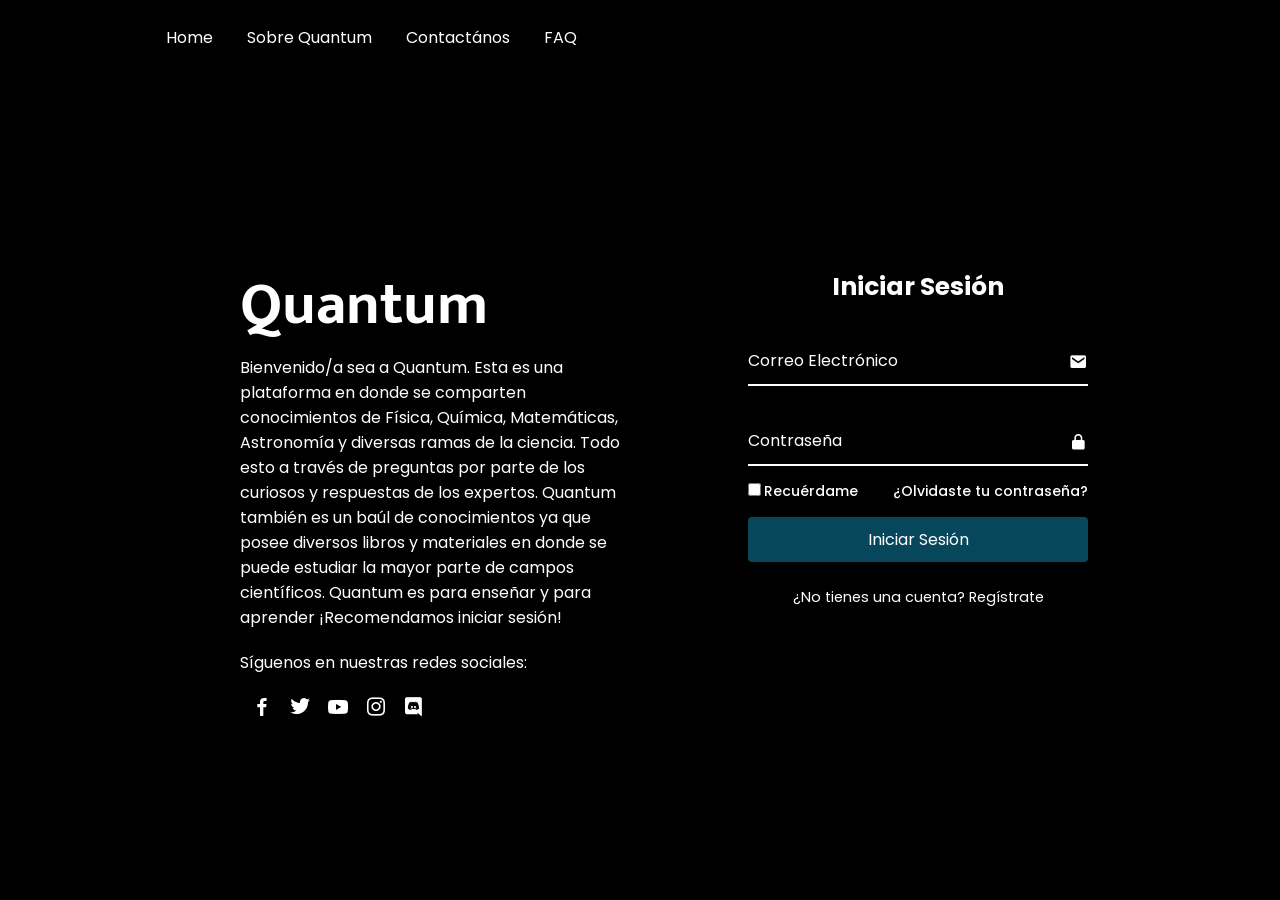
<file: index.html>
<!DOCTYPE html>
<html lang="es">
<head>
    <title>Quantum - PSU</title>
    <link rel="stylesheet" href="styles/psu.css">
    <link href='https://unpkg.com/boxicons@2.1.4/css/boxicons.min.css' rel='stylesheet'>
    <link rel="stylesheet" href="https://fonts.googleapis.com/css?family=Source+Sans+Pro%3A400"/>
    <link rel="stylesheet" href="https://fonts.googleapis.com/css?family=Mukta+Vaani%3A400"/>
    <link rel="stylesheet" href="https://fonts.googleapis.com/css?family=Palanquin%3A400"/>
    <meta name="viewport" content="width=device-width, initial-scale=1.0">
</head>
<body>
    <!-- NAVBAR CREATION -->
   <header class="header">
    <nav class="navbar">
        <a href="#">Home</a>
        <a href="about-us.html">Sobre Quantum</a>
        <a href="contacto.html">Contact&aacute;nos</a>
        <a href="faq.html">FAQ</a>
    </nav>
   </header>
    <!-- LOGIN FORM CREATION -->
    <div id="hero" class="background">
        <video muted autoplay loop>
            <source src="src/background.mp4"
            type="video/mp4">
        </video>
    </div>
    <div class="capa"></div>
    <div class="container">
        <div class="item">
            <h2 class="logo"></i>Quantum</h2>
            <p>Bienvenido/a sea a Quantum. 
                Esta es una plataforma en donde se comparten conocimientos de 
                F&iacute;sica, Qu&iacute;mica, Matem&aacute;ticas, Astronom&iacute;a 
                y diversas ramas de la ciencia. Todo esto a trav&eacute;s de preguntas por parte de
                los curiosos y respuestas de los expertos. Quantum tambi&eacute;n es un ba&uacute;l de conocimientos
                ya que posee diversos libros y materiales en donde se puede estudiar la mayor parte de
                campos cient&iacute;ficos. Quantum es para ense&ntilde;ar y para aprender
                &iexcl;Recomendamos iniciar sesi&oacute;n!</p>
            <div class="text-item">
                <p>S&iacute;guenos en nuestras redes sociales:</p>
                <div class="social-icon">
                    <a href="#"><i class='bx bxl-facebook'></i></a>
                    <a href="#"><i class='bx bxl-twitter'></i></a>
                    <a href="#"><i class='bx bxl-youtube'></i></a>
                    <a href="#"><i class='bx bxl-instagram'></i></a>
                    <a href="#"><i class='bx bxl-discord'></i></a>
                </div>
            </div>
        </div>
        <div class="login-section">
            <div class="form-box login">
                <form action="login-session.php" method="post">
                    <h2>Iniciar Sesi&oacute;n</h2>
                    <div class="input-box">
                        <span class="icon"><i class='bx bxs-envelope'></i></span>
                        <input type="email" name="email" id="email" required>
                        <label >Correo Electr&oacute;nico</label>
                    </div>
                    <div class="input-box">
                        <span class="icon"><i class='bx bxs-lock-alt' ></i></span>
                        <input type="password" name="password" id="password" required>
                        <label>Contrase&ntilde;a</label>
                    </div>
                    <div class="remember-password">
                        <label for=""><input type="checkbox">Recu&eacute;rdame</label>
                        <a href="#"> &iquest;Olvidaste tu contrase&ntilde;a?</a>
                    </div>
                    <button class="btn">Iniciar Sesi&oacute;n</button>
                    <div class="create-account">
                        <p>&iquest;No tienes una cuenta? <a href="#" class="register-link">Reg&iacute;strate</a></p>
                    </div>
                </form>
            </div>
            <div class="form-box register">
                <form action="register.php" method="post">

                    <h2>Registro</h2>

                    <div class="input-box">
                        <span class="icon"><i class='bx bxs-user'></i></span>
                        <input type="text" id="username" name="username" required>
                        <label>Username</label>
                    </div>
                    <div class="input-box">
                        <span class="icon"><i class='bx bxs-envelope'></i></span>
                        <input type="email" id="email" name="email" required>
                        <label>Correo Electr&oacute;nico</label>
                    </div>
                    <div class="input-box">
                        <span class="icon"><i class='bx bxs-lock-alt'></i></span>
                        <input type="password" name="password" required>
                        <label>Contrase&ntilde;a</label>
                    </div>
                                   
                    <div class="remember-password">
                        <label for=""><input type="checkbox">Estoy de acuerdo con los t&eacute;rminos y condiciones</label>
                    </div>
                    <button class="btn" id="register-button">Registrarse</button>
                    <div class="create-account">
                        <p> &iquest;Ya tienes una cuenta? <a href="#" class="login-link">Inicia Sesi&oacute;n</a></p>
                    </div>
                </form>
            </div>
        </div>
    </div>
     <!-- SIGN UP FORM CREATION -->

    <script>
        const loginsec=document.querySelector('.login-section')
        const loginlink=document.querySelector('.login-link')
        const registerlink=document.querySelector('.register-link')
        registerlink.addEventListener('click',()=>{
            loginsec.classList.add('active')
        })
        loginlink.addEventListener('click',()=>{
            loginsec.classList.remove('active')
        })


        document.getElementById("register-button").addEventListener("click", function() {
        // Obtener el valor del nombre de usuario
        var username = document.getElementById("username").value;

        // Guardar el nombre de usuario en localStorage para su uso posterior
        localStorage.setItem("username", username);
        });

    </script>
</body>

</html>
</file>
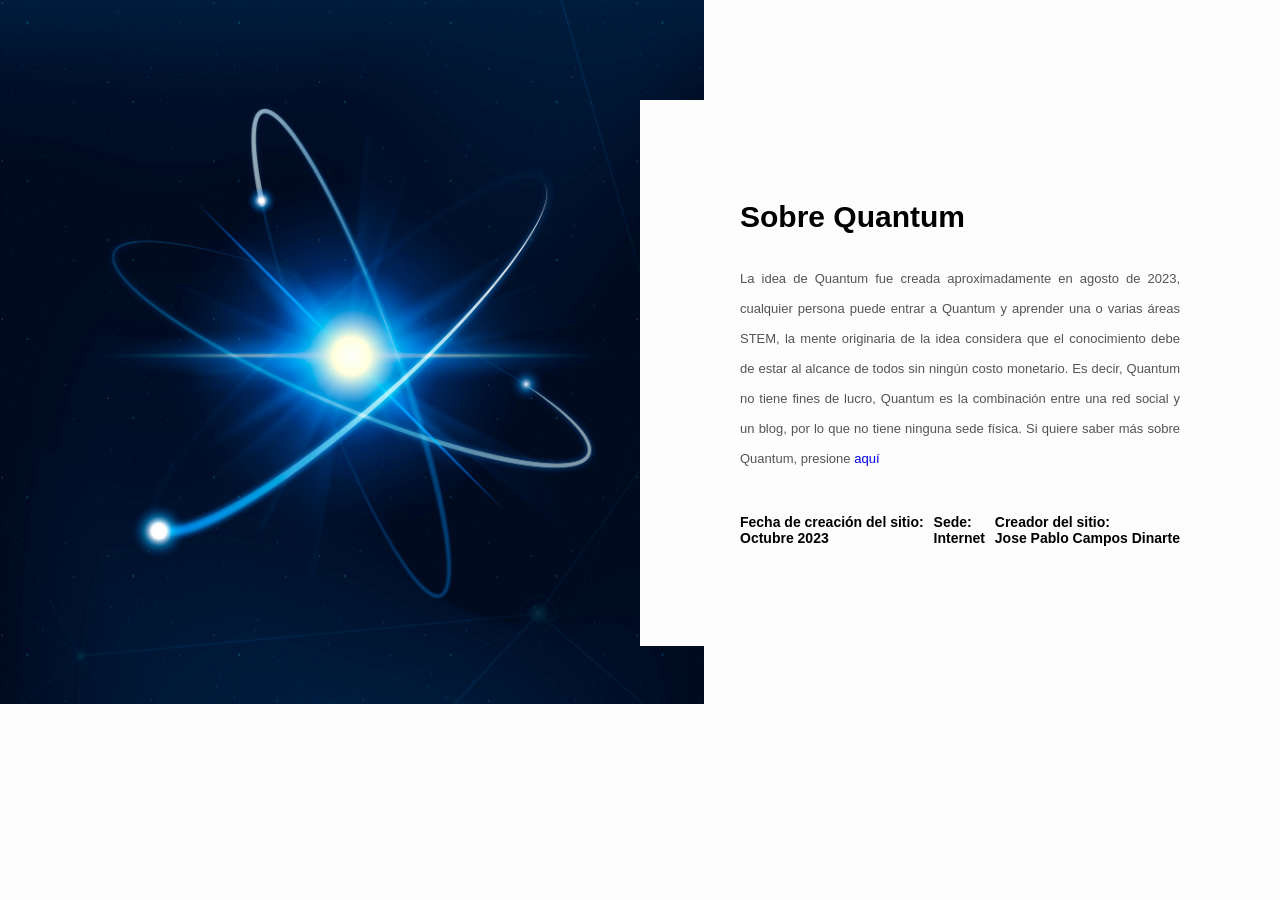
<file: about-us.html>
<html lang="en">
<head>
    <meta charset="UTF-8">
    <meta http-equiv="X-UA-Compatible" content="IE=edge">
    <meta name="viewport" content="width=device-width, initial-scale=1.0">
    <title>Sobre Nosotros</title>
    <link rel="stylesheet" href="styles/about-us.css">
</head>
<body>
    <div class="about-section">
        <div class="inner-container">
            <h1>Sobre Quantum</h1>
            <p class="text">
                La idea de Quantum fue creada aproximadamente en agosto de 2023, 
                cualquier persona puede entrar a Quantum y aprender una o varias &aacute;reas
                STEM, la mente originaria de la idea considera que el conocimiento debe de estar
                al alcance de todos sin ningún costo monetario. Es decir, Quantum no tiene fines de lucro,
                Quantum es la combinaci&oacute;n entre una red social y un blog, por lo que no tiene ninguna
                sede física. Si quiere saber m&aacute;s sobre Quantum,
                presione <a href="faq.html" class="faq-link">aqu&iacute;</a>
            </p>
            <div class="skills">
                <span>Fecha de creaci&oacute;n del sitio:<br>Octubre 2023</span>
                <span>Sede:<br>Internet</span>
                <span>Creador del sitio:<br>Jose Pablo Campos Dinarte</span>
                
            </div>
        </div>
    </div>
</body>
</html>
</file>
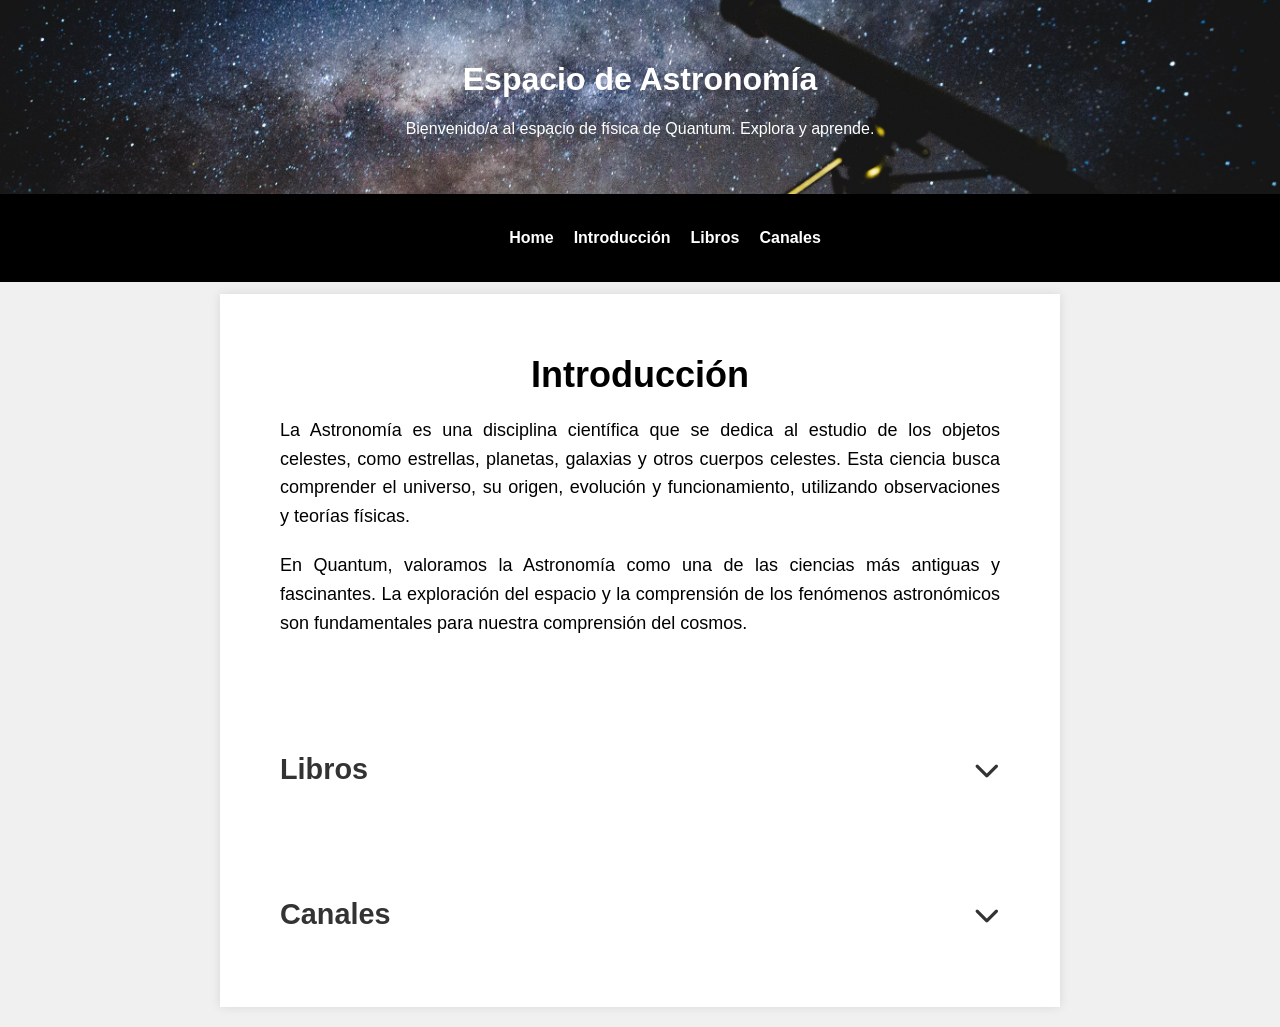
<file: astronomy.html>
<!DOCTYPE html>
<html lang="es">
<head>
    <meta charset="UTF-8">
    <meta name="viewport" content="width=device-width, initial-scale=1.0">
    <title>Quantum - Astronom&iacute;a</title>
    <link rel="stylesheet" href="https://cdnjs.cloudflare.com/ajax/libs/font-awesome/6.2.1/css/all.min.css"
    integrity="sha512-MV7K8+y+gLIBoVD59lQIYicR65iaqukzvf/nwasF0nqhPay5w/9lJmVM2hMDcnK1OnMGCdVK+iQrJ7lzPJQd1w=="
    crossorigin="anonymous"referrerpolicy="no-referrer"/>
    <link rel="stylesheet" href="styles/space.css">
    <style>
        header {
            background: url(src/astronomy-space.jpg);
            background-size: cover; /* Ajusta la imagen para que cubra todo el encabezado */
            background-position: center; /* Centra la imagen en el encabezado */
            color: #fff;
            text-align: center;
            padding: 40px;
        }
    </style>
</head>
<body>
    <header>
        <h1>Espacio de Astronom&iacute;a</h1>
        <p>Bienvenido/a al espacio de f&iacute;sica de Quantum. Explora y aprende.</p>
    </header>

    <nav>
        <ul class="menu">
            <li><a href="home.php">Home</a></li>
            <li><a href="#introduccion">Introducci&oacute;n</a></li>
            <li><a href="#libros">Libros</a></li>
            <li><a href="#canales">Canales</a></li>
        </ul>
    </nav>

    <div class="container">
        <section id="introduccion">
            <h2>Introducci&oacute;n</h2>
            <p>La Astronom&iacute;a es una disciplina cient&iacute;fica que se dedica al estudio de los objetos celestes,
                como estrellas, planetas, galaxias y otros cuerpos celestes. Esta ciencia busca comprender el universo, 
                su origen, evoluci&oacute;n y funcionamiento, utilizando observaciones y teor&iacute;as f&iacute;sicas.</p>
        
            <p>En Quantum, valoramos la Astronom&iacute;a como una de las ciencias m&aacute;s antiguas y fascinantes. 
                La exploraci&oacute;n del espacio y la comprensi&oacute;n de los fen&oacute;menos astron&oacute;micos 
                son fundamentales para nuestra comprensi&oacute;n del cosmos.</p>
        </section>
        
        
        <section id="libros">
            
            <div class="active">
                <button class="accordion">
                    <h2>Libros</h2>
                    <i class="fa-solid fa-chevron-down"></i>
                </button>
                <div class="pannel">

                    <div class="book">
                        <img src="books/astronomy/4Fuerzas/portada.png" alt="Portada del Libro 1">
                        <div class="book-info">
                            <h3>Las 4 Fuerzas que rigen el Universo</h3>
                            <p>Categoría: Astronom&iacute;a</p>
                            <p>Creador: Jordi Pereyra</p>
                            <a href="books/chemistry/CuestionDeQuimica/Todo es cuestion de quimica - Deborah Garcia Bello.pdf" download class="download-button">Descargar</a>
                        </div>
                    </div>
                    <br>
                    <div class="book">
                        <img src="books/astronomy/TeoriaFinal/portada.png" alt="Portada del Libro 1">
                        <div class="book-info">
                            <h3>El Sue&ntilde;o de una Teor&iacute; Final</h3>
                            <p>Categor&iacute;a: Astronom&iacute;a</p>
                            <p>Creador: Steven Weinberg</p>
                            <a href="books/astronomy/TeoriaFinal/El Sueño de Una Teoría Final.pdf" download class="download-button">Descargar</a>
                        </div>
                    </div>
                    <br>
                    <div class="book">
                        <img src="books/astronomy/Origen/portada.png" alt="Portada del Libro 1">
                        <div class="book-info">
                            <h3>El Origen del Universo</h3>
                            <p>Categor&iacute;a: Astronom&iacute;a</p>
                            <p>Creador: <br>Francisco Mart&iacute;nez Navarro 
                            <br> Juan Carlos Tur&eacute;gano Garc&iacute;a</p>
                            <a href="books/astronomy/Origen/El origen del universo.pdf" download class="download-button">Descargar</a>
                        </div>
                    </div>
    
                </div>
            </div>
        </section>

        <section id="canales">
            <div class="active">
                <button class="accordion">
                    <h2>Canales</h2>
                    <i class="fa-solid fa-chevron-down"></i>
                </button>

                <div class="pannel">
                    <div class="pannel-container">
                        <h3>Astronomiaweb</h3>
                        <p>Astronomiaweb es un canal creado por Juanjo, con este canal te enterar&acute;s 
                        de noticias sobre la astronom&iacute;a en general.</p>
                        <iframe width="560" height="315" src="https://www.youtube.com/embed/CKHWvanTXYw?si=59RaTVWyEClzYBmy" 
                        title="YouTube video player" frameborder="0" 
                        allow="accelerometer; autoplay; clipboard-write; encrypted-media; gyroscope; picture-in-picture; web-share" allowfullscreen></iframe>
                    </div>
                </div>
            </div>
        </section>
    </div>

    <script>
        const nav = document.querySelector('nav');
        const header = document.querySelector('header');
        const headerHeight = header.offsetHeight;
    
        window.addEventListener('scroll', function () {
            if (window.scrollY >= headerHeight) {
                nav.style.position = 'fixed';
                nav.style.top = '0';
            } else {
                nav.style.position = 'absolute';
                nav.style.top = `${headerHeight}px`;
            }
        });


        var acc = document.getElementsByClassName
        ("accordion");
        var i;

        for(i = 0; i < acc.length; i++){
            acc[i].addEventListener("click", function
            (){
                this.classList.toggle("active");
                this.parentElement.classList.toggle("active");

                var pannel = this.nextElementSibling;

                if(pannel.style.display === "block"){
                    pannel.style.display = "none";
                }else{
                    pannel.style.display = "block";
                }
            });
        }
    </script>
    
</body>
</html>
</file>
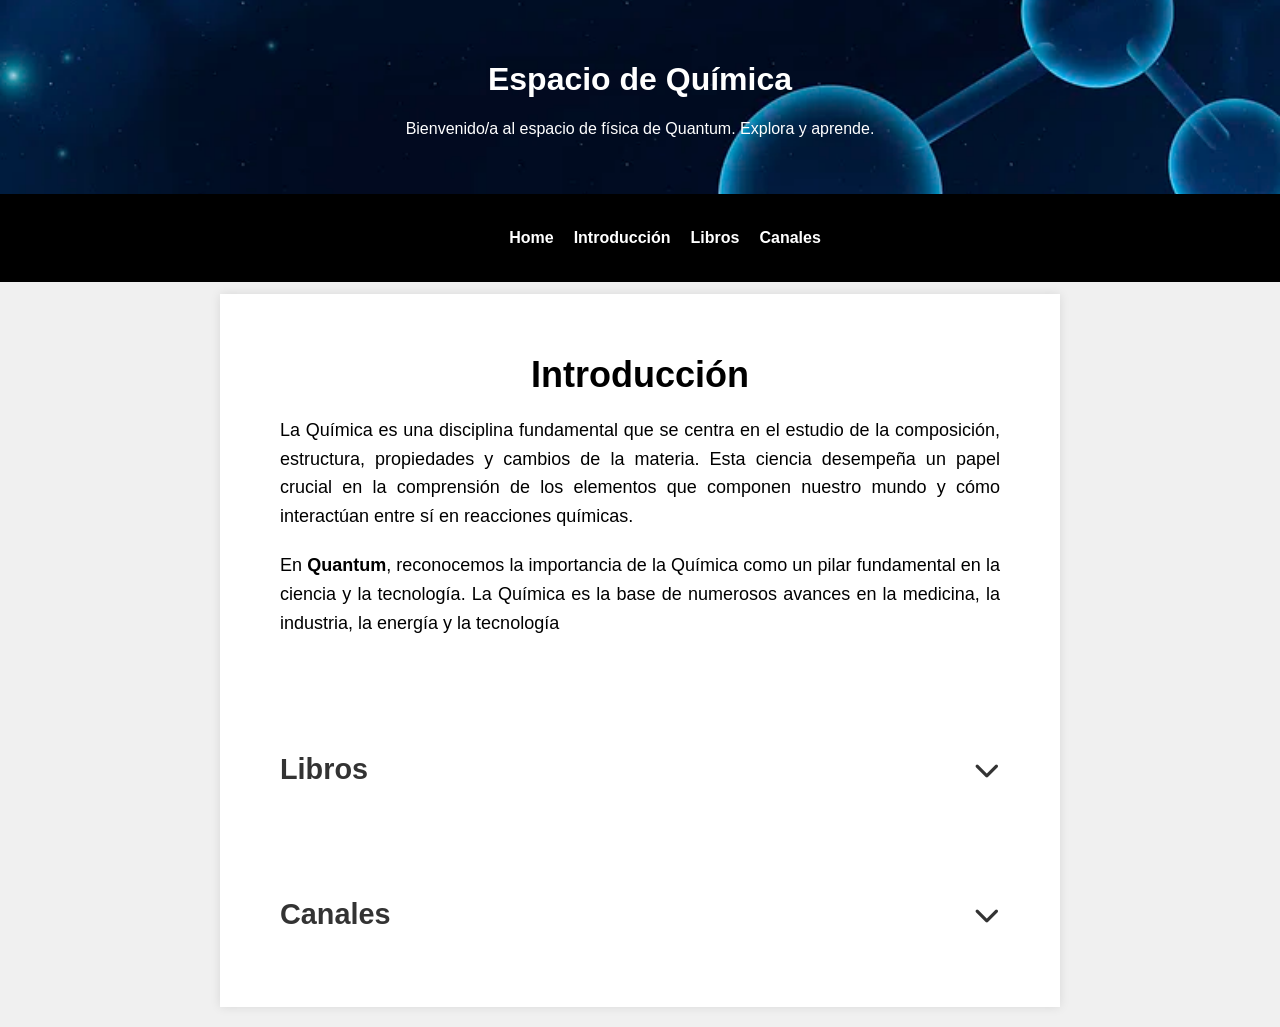
<file: chemistry.html>
<!DOCTYPE html>
<html lang="es">
<head>
    <meta charset="UTF-8">
    <meta name="viewport" content="width=device-width, initial-scale=1.0">
    <title>Quantum - Qu&iacute;mica</title>
    <link rel="stylesheet" href="https://cdnjs.cloudflare.com/ajax/libs/font-awesome/6.2.1/css/all.min.css"
    integrity="sha512-MV7K8+y+gLIBoVD59lQIYicR65iaqukzvf/nwasF0nqhPay5w/9lJmVM2hMDcnK1OnMGCdVK+iQrJ7lzPJQd1w=="
    crossorigin="anonymous"referrerpolicy="no-referrer"/>
    <link rel="stylesheet" href="styles/space.css">
    <style>
        header {
            background: url(src/chemistry.jpg);
            background-size: cover; /* Ajusta la imagen para que cubra todo el encabezado */
            background-position: center; /* Centra la imagen en el encabezado */
            color: #fff;
            text-align: center;
            padding: 40px;
        }
    </style>
</head>
<body>
    <header>
        <h1>Espacio de Qu&iacute;mica</h1>
        <p>Bienvenido/a al espacio de f&iacute;sica de Quantum. Explora y aprende.</p>
    </header>

    <nav>
        <ul class="menu">
            <li><a href="home.php">Home</a></li>
            <li><a href="#introduccion">Introducci&oacute;n</a></li>
            <li><a href="#libros">Libros</a></li>
            <li><a href="#canales">Canales</a></li>
        </ul>
    </nav>

    <div class="container">
        <section id="introduccion">
            <h2>Introducci&oacute;n</h2>
            <p>La Qu&iacute;mica es una disciplina fundamental que se centra en el estudio de la 
            composici&oacute;n, estructura, propiedades y cambios de la materia. Esta ciencia desempe&ntilde;a 
            un papel crucial en la comprensi&oacute;n de los elementos que componen nuestro mundo y c&oacute;mo 
            interact&uacute;an entre s&iacute; en reacciones qu&iacute;micas.</p>
        
            <p>En <strong>Quantum</strong>, reconocemos la importancia de la Qu&iacute;mica como un pilar fundamental en la ciencia y la tecnolog&iacute;a.
            La Qu&iacute;mica es la base de numerosos avances en la medicina, la industria, la energ&iacute;a y la tecnolog&iacute;a</p>
        </section>
        
        <section id="libros">
            
            <div class="active">
                <button class="accordion">
                    <h2>Libros</h2>
                    <i class="fa-solid fa-chevron-down"></i>
                </button>
                <div class="pannel">

                    <div class="book">
                        <img src="books/chemistry/CuestionDeQuimica/portada.png" alt="Portada del Libro 1">
                        <div class="book-info">
                            <h3>Todo es cuesti&oacute;n de Qu&iacute;mica</h3>
                            <p>Categoría: Qu&iacute;mica</p>
                            <p>Creador: Deborah Garcia Bello</p>
                            <a href="books/chemistry/CuestionDeQuimica/Todo es cuestion de quimica - Deborah Garcia Bello.pdf" download class="download-button">Descargar</a>
                        </div>
                    </div>
                    <br>
                    <div class="book">
                        <img src="books/chemistry/HistoriaDeLaQuimica/portada.png" alt="Portada del Libro 1">
                        <div class="book-info">
                            <h3>Breve Historia de la Qu&iacute;mica</h3>
                            <p>Categor&iacute;a: Qu&iacute;mica</p>
                            <p>Creador: Isaac Asimov</p>
                            <a href="books/chemistry/HistoriaDeLaQuimica/Isaac-Asimov-Breve-Historia-de-la-Quimica.pdf" download class="download-button">Descargar</a>
                        </div>
                    </div>

                </div>
            </div>
        </section>

        <section id="canales">
            <div class="active">
                <button class="accordion">
                    <h2>Canales</h2>
                    <i class="fa-solid fa-chevron-down"></i>
                </button>

                <div class="pannel">
                    <div class="pannel-container">
                        <h3>El Robot de Plat&oacute;n</h3>
                        <p>Creado por Aldo Bartra, "El Robot de Plat&oacute;n" es un canal que trata de ciencia en general,
                        incluyendo tambi&eacute;n la qu&iacute;mica.</p>
                        <iframe width="560" height="315" src="https://www.youtube.com/embed/BJXh1NdAho8?si=BuH1lPDHpsPuVUZx" 
                        title="YouTube video player" frameborder="0" 
                        allow="accelerometer; autoplay; clipboard-write; encrypted-media;
                        gyroscope; picture-in-picture; web-share" allowfullscreen></iframe>
                    </div>
                </div>
            </div>
        </section>
    </div>

    <script>
        const nav = document.querySelector('nav');
        const header = document.querySelector('header');
        const headerHeight = header.offsetHeight;
    
        window.addEventListener('scroll', function () {
            if (window.scrollY >= headerHeight) {
                nav.style.position = 'fixed';
                nav.style.top = '0';
            } else {
                nav.style.position = 'absolute';
                nav.style.top = `${headerHeight}px`;
            }
        });


        var acc = document.getElementsByClassName
        ("accordion");
        var i;

        for(i = 0; i < acc.length; i++){
            acc[i].addEventListener("click", function
            (){
                this.classList.toggle("active");
                this.parentElement.classList.toggle("active");

                var pannel = this.nextElementSibling;

                if(pannel.style.display === "block"){
                    pannel.style.display = "none";
                }else{
                    pannel.style.display = "block";
                }
            });
        }
    </script>
    
</body>
</html>
</file>
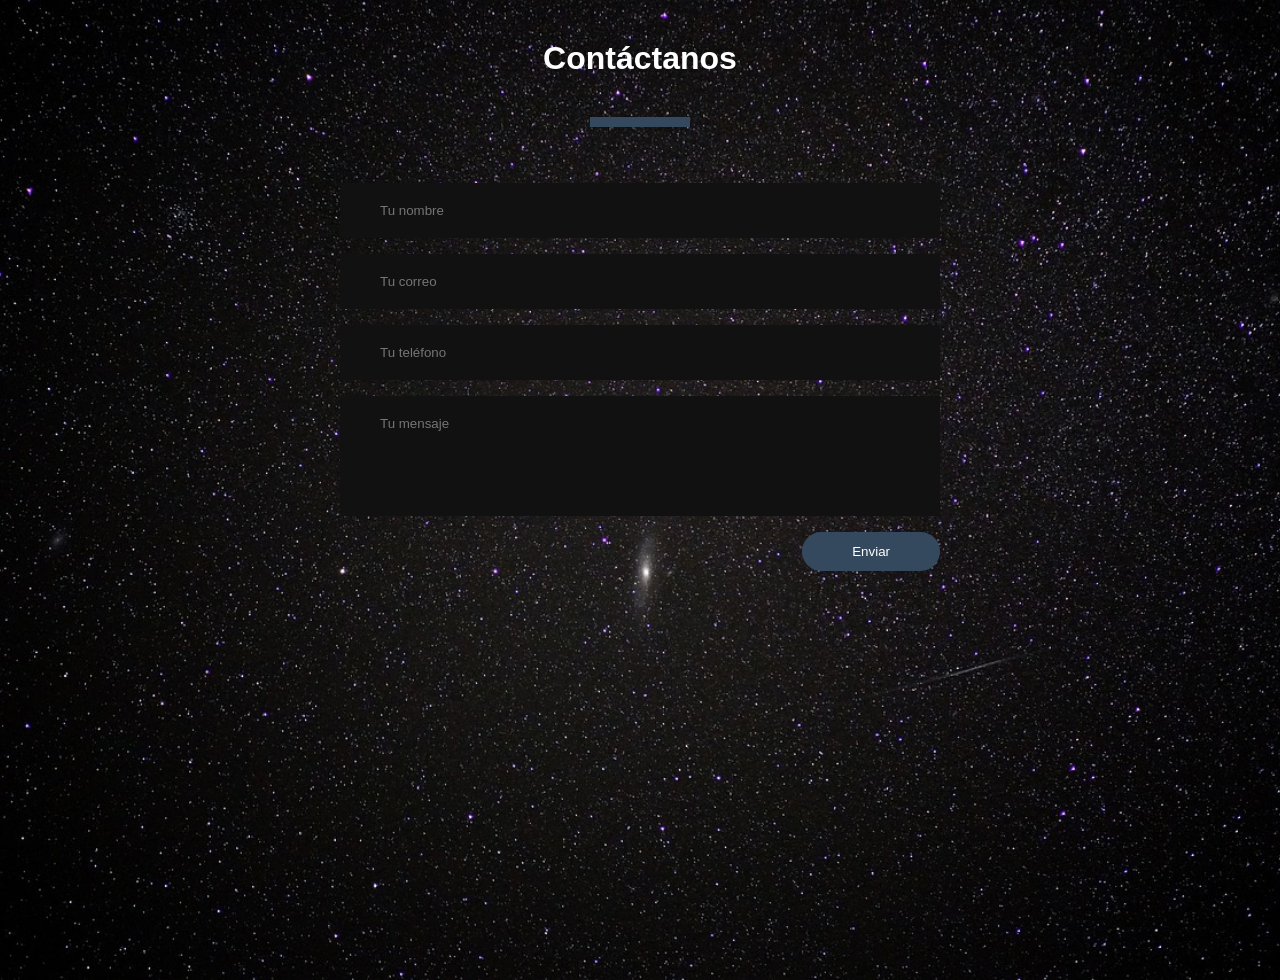
<file: contacto.html>
<html lang="en">
<head>
    <meta charset="UTF-8">
    <meta name="viewport" content="width=device-width, initial-scale=1.0">
    <title>Quantum - Contáctanos</title>
    <link rel="stylesheet" href="styles/contacto.css">
</head>
<body>
    <div class="contact-section">
        <h1>Cont&aacute;ctanos</h1>
        <div class="border"></div>
        <form class="contact-form" action="" method="post">
            <input type="text" name="" id="" class="contact-form-text" placeholder="Tu nombre">
            <input type="text" name="" id="" class="contact-form-text" placeholder="Tu correo">
            <input type="text" name="" id="" class="contact-form-text" placeholder="Tu tel&eacute;fono">
            <textarea class="contact-form-text" name="" id="" placeholder="Tu mensaje"></textarea>
            <input type="submit" class="contact-form-btn" value="Enviar">
        </form>
    </div>
</body>
</html>
</file>
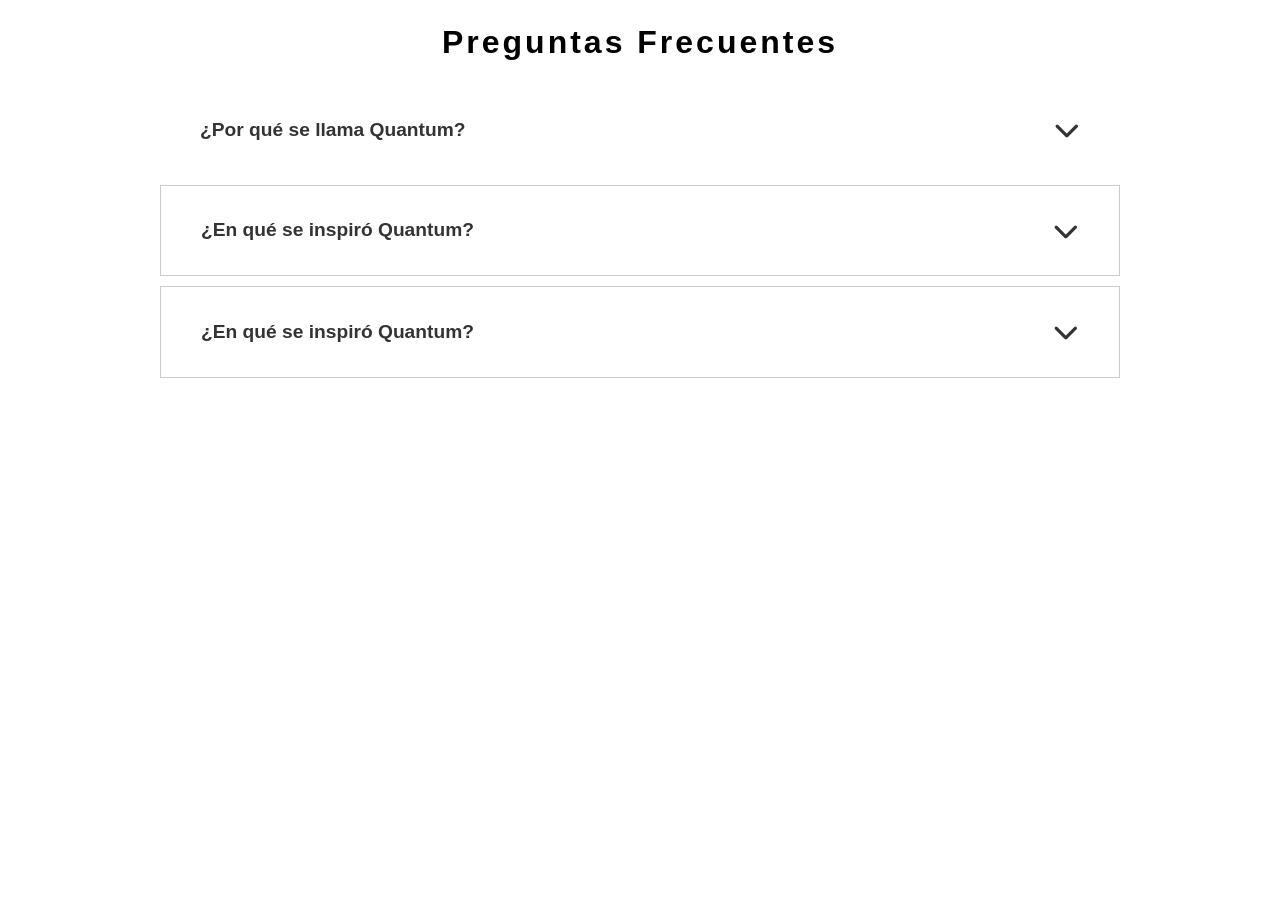
<file: faq.html>
<html lang="es">
<head>
    <meta charset="UTF-8">
    <meta name="viewport" content="width=device-width, initial-scale=1.0">
    <title>Quantum - FAQ</title>
    <link rel="stylesheet" href="styles/faq.css">
    <link rel="stylesheet" href="https://cdnjs.cloudflare.com/ajax/libs/font-awesome/6.2.1/css/all.min.css"
    integrity="sha512-MV7K8+y+gLIBoVD59lQIYicR65iaqukzvf/nwasF0nqhPay5w/9lJmVM2hMDcnK1OnMGCdVK+iQrJ7lzPJQd1w=="
    crossorigin="anonymous"referrerpolicy="no-referrer"/>
</head>
<body>
    <div class="wrapper">
        <h1>Preguntas Frecuentes</h1>

        <div class="faq active">
            <button class="accordion">
                ¿Por qu&eacute; se llama Quantum?
                <i class="fa-solid fa-chevron-down"></i>
            </button>
            <div class="pannel">
                <p>
                    La palabra Quantum viene del latín quantus que significa cantidad, 
                    en física cuántica un cuanto o quantum puede entenderse como la 
                    cantidad mínima de energía que pude emitirse, propagarse o ser absorbida 
                    a través de una longitud de onda. El creador de este sitio pens&oacute;
                    en esta palabra de primero, y probablemente se quede as&iacute;.
                </p>
            </div>
        </div>


        <div class="faq">
            <button class="accordion">
                ¿En qu&eacute; se inspir&oacute; Quantum?
                <i class="fa-solid fa-chevron-down"></i>
            </button>
            <div class="pannel">
                <p>La idea de Quantum est&aacute; muy inspirada en Quora. 
                    Quora es de la misma naturaleza que Quantum: Responder preguntas tanto preguntar.
                    En Quora se abarca todas las &aacute;reas del saber, mientras que en Quantum
                    enfatiza m&aacute;s que nada en la ciencia.</p>
            </div>
        </div>

        <div class="faq">
            <button class="accordion">
                ¿En qu&eacute; se inspir&oacute; Quantum?
                <i class="fa-solid fa-chevron-down"></i>
            </button>
            <div class="pannel">
                <p>Sed eleifend nisl eu magna condimentum fermentum. 
                    Maecenas ultricies mi in lacus ullamcorper, sit amet mollis sem accumsan.
                    Aliquam blandit, risus eget blandit venenatis, mauris sem semper nibh,
                    quis porta lacus turpis non metus.</p>
            </div>
        </div>











    </div>

    <script>
        var acc = document.getElementsByClassName
        ("accordion");
        var i;

        for(i = 0; i < acc.length; i++){
            acc[i].addEventListener("click", function
            (){
                this.classList.toggle("active");
                this.parentElement.classList.toggle("active");

                var pannel = this.nextElementSibling;

                if(pannel.style.display === "block"){
                    pannel.style.display = "none";
                }else{
                    pannel.style.display = "block";
                }
            });
        }
    </script>
</body>
</html>
</file>
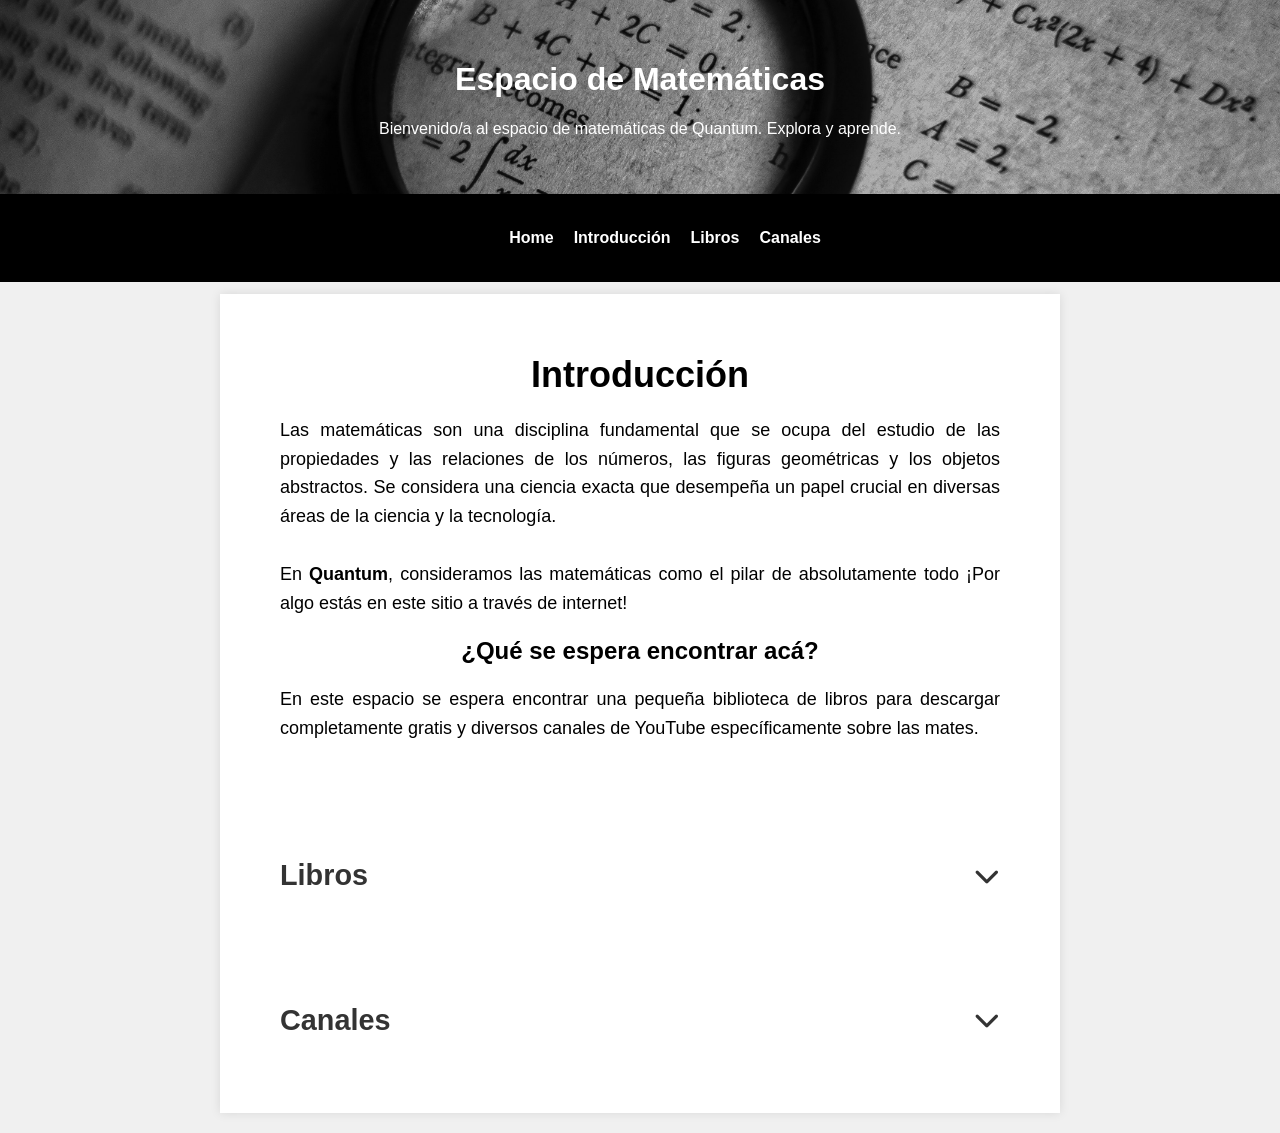
<file: math.html>
<!DOCTYPE html>
<html lang="es">
<head>
    <meta charset="UTF-8">
    <meta name="viewport" content="width=device-width, initial-scale=1.0">
    <title>Quantum - Matem&aacute;ticas</title>
    <link rel="stylesheet" href="https://cdnjs.cloudflare.com/ajax/libs/font-awesome/6.2.1/css/all.min.css"
    integrity="sha512-MV7K8+y+gLIBoVD59lQIYicR65iaqukzvf/nwasF0nqhPay5w/9lJmVM2hMDcnK1OnMGCdVK+iQrJ7lzPJQd1w=="
    crossorigin="anonymous"referrerpolicy="no-referrer"/>
    <link rel="stylesheet" href="styles/space.css">

    <style>
        header {
            background: url(src/math-space.jpg);
            background-size: cover; /* Ajusta la imagen para que cubra todo el encabezado */
            background-position: center; /* Centra la imagen en el encabezado */
            color: #fff;
            text-align: center;
            padding: 40px;
        }
    </style>
</head>
<body>
    <header>
        <h1>Espacio de Matem&aacute;ticas</h1>
        <p>Bienvenido/a al espacio de matem&aacute;ticas de Quantum. Explora y aprende.</p>
    </header>

    <nav>
        <ul class="menu">
            <li><a href="home.php">Home</a></li>
            <li><a href="#introduccion">Introducci&oacute;n</a></li>
            <li><a href="#libros">Libros</a></li>
            <li><a href="#canales">Canales</a></li>
        </ul>
    </nav>

    <div class="container">
        <section id="introduccion">
            <h2>Introducci&oacute;n</h2>
            <p>Las matemáticas son una disciplina fundamental que se ocupa del estudio de las
            propiedades y las relaciones de los números, las figuras geométricas y los objetos abstractos. 
            Se considera una ciencia exacta que desempeña un papel crucial en diversas áreas de la ciencia 
            y la tecnología.<br><br>En <strong>Quantum</strong>, consideramos las matem&aacute;ticas como el pilar de
            absolutamente todo &iexcl;Por algo est&aacute;s en este sitio a trav&eacute;s de internet!</p>
                
            <div>
                <h3>&iquest;Qu&eacute; se espera encontrar ac&aacute;?</h3>
                <p>En este espacio se espera encontrar una pequeña biblioteca de libros para descargar
                    completamente gratis y diversos canales de YouTube espec&iacute;ficamente sobre las mates.
                </p>
            </div>
        </section>

        <section id="libros">
            
            <div class="active">
                <button class="accordion">
                    <h2>Libros</h2>
                    <i class="fa-solid fa-chevron-down"></i>
                </button>
                <div class="pannel">

                    <div class="book">
                        <img src="books/math/17 Ecuaciones/portada.png" alt="Portada del Libro 1">
                        <div class="book-info">
                            <h3>17 Ecuaciones Que Cambiaron El Mundo</h3>
                            <p>Categoría: Matem&aacute;ticas</p>
                            <p>Creador: Ian Stewart</p>
                            <a href="books/math/17 Ecuaciones/17 ecuaciones que cambiaron el mundo - Ian Stewart.pdf" download class="download-button">Descargar</a>
                        </div>
                    </div>
                    <br>
                    <div class="book">
                        <img src="books/math/Pitagoras/portada.png" alt="Portada del Libro 1">
                        <div class="book-info">
                            <h3>El Teorema de Pit&aacute;goras</h3>
                            <p>Categor&iacute;a: Geometr&iacute;a</p>
                            <p>Creador: National Geographic</p>
                            <a href="books/math/Pitagoras/13gic-pitagoras.pdf" download class="download-button">Descargar</a>
                        </div>
                    </div>
                    <br>
                    <div class="book">
                        <img src="books/math/Enigma de Fermat/portada.png" alt="Portada del Libro 1">
                        <div class="book-info">
                            <h3>El Enigma de Fermat</h3>
                            <p>Categoría: Matem&aacute;ticas</p>
                            <p>Creador: Simon Singh</p>
                            <a href="books/math/Enigma de Fermat/El Enigma de Fermat - Simon Singh.pdf" download class="download-button">Descargar</a>
                        </div>
                    </div>

                </div>
            </div>
        </section>

        <section id="canales">
            <div class="active">
                <button class="accordion">
                    <h2>Canales</h2>
                    <i class="fa-solid fa-chevron-down"></i>
                </button>

                <div class="pannel">
                    <div class="pannel-container">
                        <h3>El Rinc&oacute;n de Los Teoremas</h3>
                        <p>Este canal es demasiado nuevo, sin embargo posee un v&iacute;deo muy interesante.
                            Especialmente para los nerds que juegan al Minecraft.
                        </p>
                        <iframe width="560" height="315" 
                        src="https://www.youtube.com/embed/fuWLFfiIU-I?si=iMHeQ0PzS3uH4jji" 
                        title="YouTube video player" frameborder="0" 
                        allow="accelerometer; autoplay; clipboard-write; encrypted-media; gyroscope; 
                        picture-in-picture; web-share" 
                        allowfullscreen></iframe>
                    </div>
                </div>
            </div>
        </section>
    </div>

    <script>
        const nav = document.querySelector('nav');
        const header = document.querySelector('header');
        const headerHeight = header.offsetHeight;
    
        window.addEventListener('scroll', function () {
            if (window.scrollY >= headerHeight) {
                nav.style.position = 'fixed';
                nav.style.top = '0';
            } else {
                nav.style.position = 'absolute';
                nav.style.top = `${headerHeight}px`;
            }
        });


        var acc = document.getElementsByClassName
        ("accordion");
        var i;

        for(i = 0; i < acc.length; i++){
            acc[i].addEventListener("click", function
            (){
                this.classList.toggle("active");
                this.parentElement.classList.toggle("active");

                var pannel = this.nextElementSibling;

                if(pannel.style.display === "block"){
                    pannel.style.display = "none";
                }else{
                    pannel.style.display = "block";
                }
            });
        }
    </script>
    
</body>
</html>
</file>
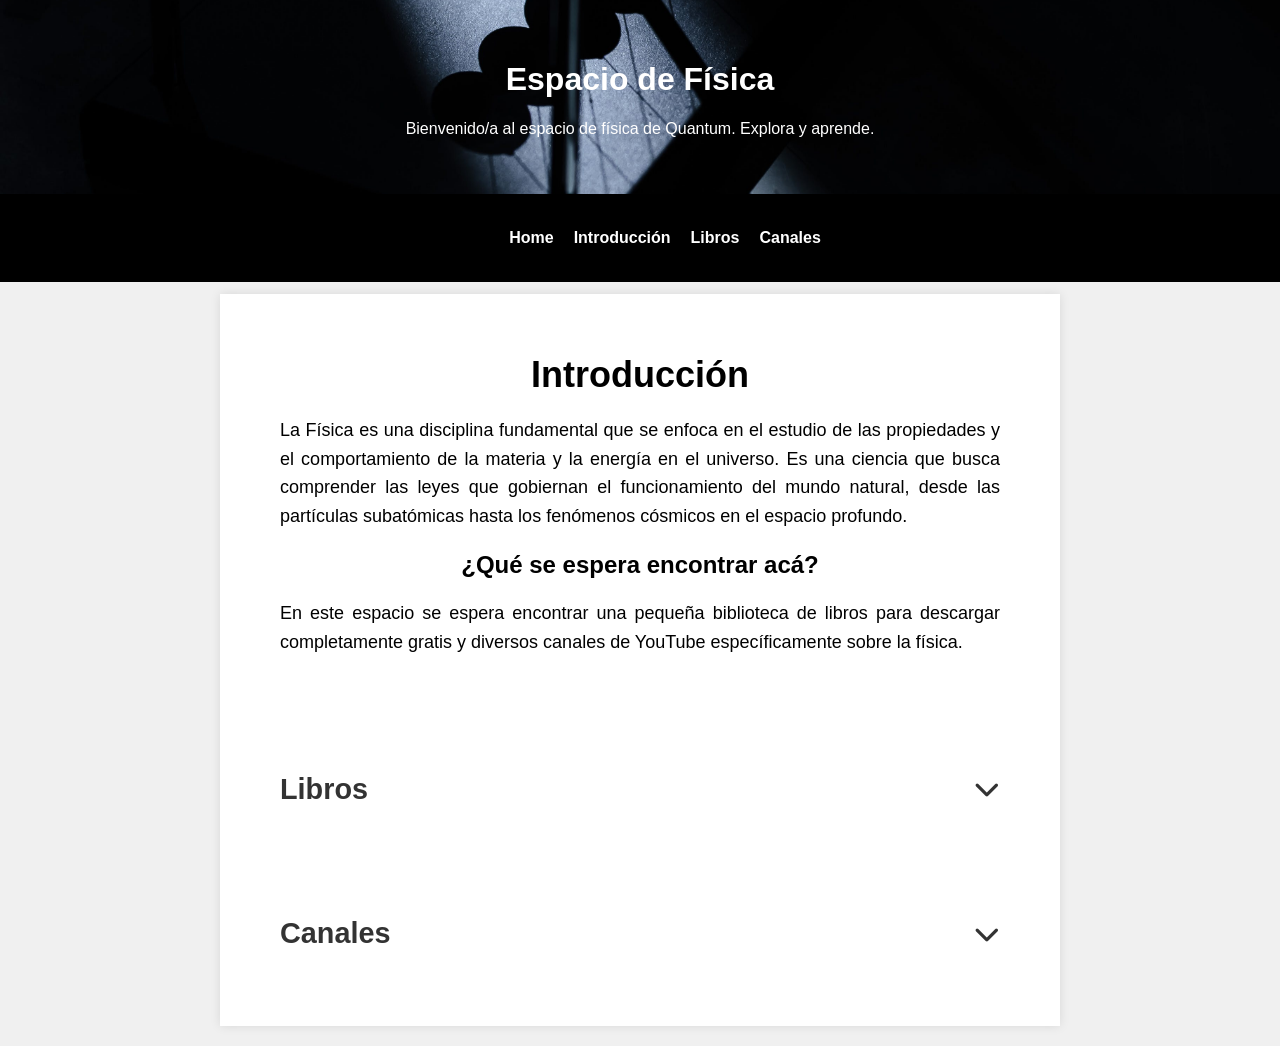
<file: physics.html>
<!DOCTYPE html>
<html lang="es">
<head>
    <meta charset="UTF-8">
    <meta name="viewport" content="width=device-width, initial-scale=1.0">
    <title>Quantum - F&iacute;sica</title>
    <link rel="stylesheet" href="https://cdnjs.cloudflare.com/ajax/libs/font-awesome/6.2.1/css/all.min.css"
    integrity="sha512-MV7K8+y+gLIBoVD59lQIYicR65iaqukzvf/nwasF0nqhPay5w/9lJmVM2hMDcnK1OnMGCdVK+iQrJ7lzPJQd1w=="
    crossorigin="anonymous"referrerpolicy="no-referrer"/>
    <link rel="stylesheet" href="styles/space.css">
    <style>
        header {
            background: url(src/physics-space.jpg);
            background-size: cover; /* Ajusta la imagen para que cubra todo el encabezado */
            background-position: center; /* Centra la imagen en el encabezado */
            color: #fff;
            text-align: center;
            padding: 40px;
        }
    </style>
</head>
<body>
    <header>
        <h1>Espacio de F&iacute;sica</h1>
        <p>Bienvenido/a al espacio de f&iacute;sica de Quantum. Explora y aprende.</p>
    </header>

    <nav>
        <ul class="menu">
            <li><a href="home.php">Home</a></li>
            <li><a href="#introduccion">Introducci&oacute;n</a></li>
            <li><a href="#libros">Libros</a></li>
            <li><a href="#canales">Canales</a></li>
        </ul>
    </nav>

    <div class="container">
        <section id="introduccion">
            <h2>Introducci&oacute;n</h2>
            <p>La F&iacute;sica es una disciplina fundamental que se enfoca en el estudio de las propiedades y el comportamiento de la materia y la energ&iacute;a en el universo. 
                Es una ciencia que busca comprender las leyes que gobiernan el funcionamiento del mundo natural, 
                desde las part&iacute;culas subat&oacute;micas hasta los fen&oacute;menos c&oacute;smicos en el espacio profundo.</p>
                
            <div>
                <h3>&iquest;Qu&eacute; se espera encontrar ac&aacute;?</h3>
                <p>En este espacio se espera encontrar una pequeña biblioteca de libros para descargar
                    completamente gratis y diversos canales de YouTube espec&iacute;ficamente sobre la f&iacute;sica.
                </p>
            </div>
        </section>

        <section id="libros">
            
            <div class="active">
                <button class="accordion">
                    <h2>Libros</h2>
                    <i class="fa-solid fa-chevron-down"></i>
                </button>
                <div class="pannel">

                    <div class="book">
                        <img src="books/physics/GatoZombie/portada.png" alt="Portada del Libro 1">
                        <div class="book-info">
                            <h3>C&oacute;mo Explicar F&iacute;sica
                                C&uacute;antica con un Gato Zombie</h3>
                            <p>Categoría: F&iacute;sica C&uacute;antica</p>
                            <p>Creador: Javier Santoalla</p>
                            <a href="books/physics/GatoZombie/Cómo explicar física cuántica con un gato zombi.pdf" download class="download-button">Descargar</a>
                        </div>
                    </div>
                    <br>
                    <div class="book">
                        <img src="books/physics/BosonDeHiggs/portada.png" alt="Portada del Libro 1">
                        <div class="book-info">
                            <h3>El Bos&oacute;n de Higgs no te va a hacer la cama</h3>
                            <p>Categor&iacute;a: F&iacute;sica C&uacute;antica</p>
                            <p>Creador: Javier Santoalla</p>
                            <a href="books/physics/BosonDeHiggs/El Bosón de Higgs no te va a hacer la cama.pdf" download class="download-button">Descargar</a>
                        </div>
                    </div>
                    <br>
                    <div class="book">
                        <img src="books/physics/Astrofisica/portada.png" alt="Portada del Libro 1">
                        <div class="book-info">
                            <h3>Astrof&iacute;sica Para Gente Con Prisas</h3>
                            <p>Categoría: Astrof&iacute;sica</p>
                            <p>Creador: Neil deGrasse Tyson</p>
                            <a href="books/physics/Astrofisica/ASTROFÍSICA PARA GENTE CON PRISAS.pdf" download class="download-button">Descargar</a>
                        </div>
                    </div>
                    <br>
                    <div class="book">
                        <img src="books/physics/CienciasDeLaVida/portada.png" alt="Portada del Libro 1">
                        <div class="book-info">
                            <h3>F&iacute;sica Para Ciencias De La Vida</h3>
                            <p>Categoría: F&iacute;sica</p>
                            <p>Creador:<br>David Jou Mirabent<br> Josep Enric Llebot Rabagliati <br> Carlos Pérez García</p>
                            <a href="books/physics/CienciasDeLaVida/Física para ciencias de la vida.pdf" download class="download-button">Descargar</a>
                        </div>
                    </div>
                    <br>
                    <div class="book">
                        <img src="books/physics/CienciasEIngenieria/portada.png" alt="Portada del Libro 1">
                        <div class="book-info">
                            <h3>F&iacute;sica Para Ciencias E Ingenier&iacute;a</h3>
                            <p>Categoría: F&iacute;sica</p>
                            <p>Creador: Raymond A. Serway <br> John W. Jewett, Jr.</p>
                            <a href="books/physics/CienciasEIngenieria/Fisica para ciencias e ingenieria.pdf" download class="download-button">Descargar</a>
                        </div>
                    </div>
                </div>
            </div>
        </section>

        <section id="canales">
            <div class="active">
                <button class="accordion">
                    <h2>Canales</h2>
                    <i class="fa-solid fa-chevron-down"></i>
                </button>

                <div class="pannel">
                    <div class="pannel-container">
                        <div>
                            <h3>Date Un Vlog</h3>
                            <p>Javier Santoalla es uno de los divulgadores f&iacute;sicos m&aacute;s reconocidos,
                            y tambi&eacute;n tiene un canal de YouTube.</p>
                            <iframe width="560" height="315" src="https://www.youtube.com/embed/XUCgFjefY7M?si=3QG-WPL8LZtewVs0" 
                            title="YouTube video player" frameborder="0" allow="accelerometer; autoplay; clipboard-write; 
                            encrypted-media; gyroscope; picture-in-picture; web-share" allowfullscreen></iframe>
                        </div>
                        <div>
                            <h3>QuantumFracture</h3>
                            <p>Este canal es muy reconocido, enseña de manera bastante gr&aacute;fica y resumida,
                                f&aacute;cil para el p&uacute;blico.</p>
                                <iframe width="560" height="315" src="https://www.youtube.com/embed/ciQR2jehJiI?si=7A_pmdoJgKQ4cNSX" 
                                title="YouTube video player" frameborder="0" 
                                allow="accelerometer; autoplay; clipboard-write; 
                                encrypted-media; gyroscope; picture-in-picture; web-share" allowfullscreen></iframe>
                        </div>
                    </div>
                </div>
            </div>
        </section>
    </div>

    <script>
        const nav = document.querySelector('nav');
        const header = document.querySelector('header');
        const headerHeight = header.offsetHeight;
    
        window.addEventListener('scroll', function () {
            if (window.scrollY >= headerHeight) {
                nav.style.position = 'fixed';
                nav.style.top = '0';
            } else {
                nav.style.position = 'absolute';
                nav.style.top = `${headerHeight}px`;
            }
        });


        var acc = document.getElementsByClassName
        ("accordion");
        var i;

        for(i = 0; i < acc.length; i++){
            acc[i].addEventListener("click", function
            (){
                this.classList.toggle("active");
                this.parentElement.classList.toggle("active");

                var pannel = this.nextElementSibling;

                if(pannel.style.display === "block"){
                    pannel.style.display = "none";
                }else{
                    pannel.style.display = "block";
                }
            });
        }
    </script>
    
</body>
</html>
</file>
<file: styles/psu.css>
@import url('https://fonts.googleapis.com/css2?family=Poppins:ital,wght@0,300;0,400;0,500;1,500&display=swap');
*{
    margin: 0;
    padding: 0;
    box-sizing: border-box;
    font-family: "poppins",sans-serif;
}
body{
    height: 100vh;
    width: 100%;
    background: #000;
    font-family: Palanquin, 'Source Sans Pro';
  
}
.background{
    min-height: 100vh;
    position: relative;
    background-size:cover ;
    width: 100%;
}

video{
    position: absolute;
    top: 0;
    left: 0;
    width: 100%;
    height: 100%;
    object-fit: cover;
}

.capa{
    position: absolute;
    top: 0;
    left: 0;
    width: 100%;
    height: 100%;
    background-color: #1c1c1d;
    opacity: 0.5;
    mix-blend-mode: overlay;
}

.header{
    position: fixed;
    top: 0;
    left: 0;
    width: 100%;
    padding: 25px 13%;
    background: transparent;
    display: flex;
    justify-content: space-between;
    align-items: center;
    z-index: 100;

}
.navbar a{
    position: relative;
    font-size: 16px;
    color: #fff;
    margin-right: 30px;
    text-decoration: none;
}
.navbar a::after{
    content: "";
    position: absolute;
    left: 0;
    width: 100%;
    height: 2px;
    background: #fff;
    bottom: -5px;
    border-radius: 5px;
    transform: translateY(10px);
    opacity: 0;
    transition: .5s ease;
}
.navbar a:hover:after{
    transform: translateY(0);
    opacity: 1;
}

.container{
    position: absolute;
    left: 50%;
    top: 50%;
    transform: translate(-50%,-50%);
    width: 75%;
    height: 550px;
    margin-top: 0px;
    background-color:rgba(0, 0, 0, 0.658);
    background-position: center;
    background-size:cover ;
    border-radius: 20px;
    overflow: hidden;
    
    
}
.item{
    position: absolute;
    top: 0;
    left: 0;
    width: 58%;
    height: 100%;
    color: #fff;
    background: transparent;
    padding: 80px;
    display: flex;
    justify-content: space-between;
    flex-direction: column;
}
.item .logo{
    color: #fff;
    font-size: 60px;
    font-family: Mukta Vaani, 'Source Sans Pro';
    margin-top: 0;
}
.text-item h2{
    font-size: 40px;
    line-height: 1;
}
.text-item p{
    font-size: 16px;
    margin: 20px 0;
}
.social-icon a i{
    color: #fff;
    font-size: 24px;
    margin-left: 10px;
    cursor: pointer;
    transition: .5s ease;
}
.social-icon a:hover i{
    transform: scale(1.2);
}
.container .login-section{
    position: absolute;
    top: 0;
    right: 0;
    width: calc(100% - 58%);
    height: 100%;
    color: #fff;
    backdrop-filter: blur(10px);
}

.login-section .form-box{
    position: absolute;
    display: flex;
    justify-content: center;
    align-items: center;
    width: 100%;
    height: 100%;
}
.login-section .form-box.register{
    transform: translateX(430px);
    transition: transform .6s ease;
    transition-delay: 0s;
}
.login-section.active .form-box.register{
    transform: translateX(0px);
    transition-delay: .7s;
}

.login-section .form-box.login{
    transform: translateX(0px);
    transition: transform .6s ease;
    transition-delay: 0.7s;
}
.login-section.active .form-box.login{
    transform: translateX(430px);
    transition-delay: 0s;
}



.login-section .form-box h2{
    text-align: center;
    font-size: 25px;
}

.form-box .input-box{
    width: 340px;
    height: 50px;
    border-bottom: 2px solid#fff;
    margin: 30px 0;
    position: relative;
}
.input-box input{
    width: 100%;
    height: 100%;
    background: transparent;
    border: none;
    outline: none;
    font-size: 16px;
    padding-right: 28px;
    text-decoration-color: white;


}
.input-box label{
    position: absolute;
    top: 50%;
    left: 0;
    transform: translateY(-50%);
    font-size: 16px;
    font-weight: 600px;
    pointer-events: none;
    transition: .5s ease;

}
.input-box .icon{
    position: absolute;
    top: 13px;
    right: 0;
    font-size: 19px;
}
.input-box input:focus~ label,
.input-box input:valid~ label{
    top: -5px;
}
input{
    color: white;
}
.remember-password{
    font-size: 14px;
    font-weight: 500;
    margin: -15px 0 15px ;
    display: flex;
    justify-content: space-between;
}
.remember-password label input{
    accent-color: #fff;
    margin-right: 3px;

}
.remember-password a{
    color: #fff;
    text-decoration: none;
}
.remember-password a:hover{
    text-decoration: underline;
}
.btn{
    background: #fff;
    width: 100%;
    height: 45px;
    outline: none;
    border: none;
    border-radius: 4px;
    cursor: pointer;
    background: #07475b;
    font-size: 16px;
    color: #fff;
    box-shadow: rgba(0,0,0,0.4);

}
.create-account{
    font-size: 14.5px;
    text-align: center;
    margin: 25px;
}
.create-account p a{
    color: #fff;
    font-weight: 600px;
    text-decoration: none;
}
.create-account p a:hover{
    text-decoration: underline;
}
</file>
<file: styles/about-us.css>
*{
    margin: 0;
    padding: 0;
    font-family: "Open Sans",sans-serif;
    box-sizing: border-box;
}

body{
    min-height: 100vh;
    display: flex;
    align-items: center;
    justify-content: center;
    background-color: #f1f1f1;
    overflow: hidden;
}

.about-section{
    background-image: url(../src/atom2.jpg);
    background-repeat: no-repeat;
    background-size: 55%;
    background-color: #fdfdfd;
    overflow: hidden;
    padding: 100px 0;
    min-height: 100vh; /* Ajusta la altura mínima a 100% del alto de la ventana del navegador. */
}

.inner-container{
    width: 50%;
    float: right;
    background-color: #fdfdfd;
    padding: 100px;
}

.inner-container h1{
    margin-bottom: 30px;
    font-size: 30px;
    font-weight: 900;
}

.text{
    font-size: 13px;
    color: #545454;
    line-height: 30px;
    text-align: justify;
    margin-bottom: 40px;
}

.skills {
    display: flex;
    flex-wrap: wrap; /* Permite que los elementos se ajusten a pantallas más pequeñas */
    justify-content: space-between;
    font-weight: 700;
    font-size: 14px; /* Ajustado el tamaño de fuente */
    margin-top: 20px; /* Agregado margen superior */
}

.faq-link{
    text-decoration: none;
}

@media screen and (max-width: 1200px) {
    .inner-container {
        padding: 80px;
    }
}

@media screen and (max-width: 1000px) {
    .about-section {
        background-size: 100%;
        padding: 100px 40px;
    }
    .inner-container {
        width: 100%; /* Ajustado el ancho al 100% para pantallas más pequeñas */
        float: none; /* Eliminado el flotante */
        padding: 60px; /* Ajustado el relleno */
    }
}

@media screen and (max-width: 600px) {
    .about-section {
        padding: 0;
        padding: 100px 20px; /* Ajustado el relleno */
    }
    .inner-container {
        padding: 40px; /* Ajustado el relleno */
    }
}
</file>
<file: styles/space.css>
@import url('https://fonts.googleapis.com/css2?family=Quicksand&display=swap');

body {
    background-color: #f0f0f0;
    padding: 0%;
    margin: 0%;
    font-family: "Roboto", sans-serif;
}

/* Estilos para el menú de navegación */
nav {
    width: 100%;
    display: flex;
    align-items: center;
    justify-content: center;
    padding: 25px;
    transition: none;
    z-index: 1000;
    position: fixed;
    background-color: black;
}

nav.active {
    background: #333; /* Fondo oscuro */
    padding: 15px;
}

nav.active,
nav.active .menu a {
    color: #fff; /* Texto blanco */
}

.menu {
    display: flex;
    list-style: none;
    margin: 0;
    padding: 0;
}

.menu li {
    margin: 10px;
}

.menu li a {
    color: #fff;
    text-decoration: none;
    font-weight: bold;
    transition: all 0.5s ease;
}

.menu li a:hover {
    padding: 5px 10px;
    background: #fff; /* Fondo blanco */
    color: #000; /* Texto negro */
    border-radius: 15px;
}

#introduccion {
    background-color: #ffffff;
    color: #000000;
    padding: 40px;
    text-align: center;
}

#introduccion h2 {
    font-size: 36px;
    margin: 0;
}

#introduccion p {
    font-size: 18px;
    line-height: 1.6;
    margin: 20px 0;
    text-align: justify;
}

#introduccion strong {
    font-weight: bold;
}

#introduccion h3 {
    font-size: 24px;
    margin: 20px 0;
}
.container {
    max-width: 800px;
    margin: 20px auto;
    padding: 20px;
    background-color: #fff;
    box-shadow: 0 0 10px rgba(0, 0, 0, 0.1);
    margin-top: 100px; /* Para evitar que el contenido se solape con el menú */
}

.container > p,
.container > h1{
    margin: 1.5rem 0;
    text-align: center;

}

.container > h1{
    letter-spacing: 3px;
}

.accordion{
    background-color: white;
    color: rgba(0, 0, 0, 0.8);
    cursor: pointer;
    font-size: 1.2rem;
    width: 100%;
    padding: 2rem 2.5rem;
    border: none;
    outline: none;
    transition: 0.4s;
    display: flex;
    justify-content: space-between;
    align-items: center;
    font-weight: bold;
}

.accordion i{
    font-size: 1.6rem;
}

.active, 
.accordion:hover{
    background-color: #f5f5f5;
}

.pannel{
    padding: 0.2rem 2.5rem 2rem;
    background-color: white;
    overflow: hidden;
    background-color: #faf9f9;
    display: none;
}

.pannel p{
    color: rgba(0, 0, 0, 0.7);
    font-size: 1.2rem;
    line-height: 1.4;
}

.faq{
    border: 1px solid rgba(0, 0, 0, 0.2);
    margin: 10px 0;
}

.active{
    border: none;
}

.book {
    background-color: #ffffff; /* Color de fondo para la clase "book" */
    padding: 20px; /* Añade relleno para separar elementos en el libro */
}

.book-info {
    margin-left: 20px; /* Espacio entre la imagen y la información del libro */
}

.download-button {
    background-color: #000000; /* Color de fondo para el botón de descarga */
    color: #fff; /* Texto blanco en el botón */
    padding: 10px 20px;
    border-radius: 5px;
    text-decoration: none;
}

.download-button:hover {
    background-color: #222222; /* Cambia el color al pasar el mouse */
}

.pannel-container {
    padding: 20px; /* Espacio dentro del panel de canales */
    background-color: #f5f5f5; /* Color de fondo para el panel */
}
</file>
<file: styles/contacto.css>
*{
    margin: 0;
    padding: 0;
    font-family: "montserrat",sans-serif;
}
  
.contact-section{
    background: url(../src/contbg1.jpg) no-repeat center;
    background-size: cover;
    padding: 40px 0;
    min-height: 100vh; /* Ajusta la altura mínima a 100% del alto de la ventana del navegador. */

}

.contact-section h1{
    text-align: center;
    color: #fff;
}
.border{
    width: 100px;
    height: 10px;
    background: #34495e;
    margin: 40px auto;
}
.contact-form{
    max-width: 600px;
    margin: auto;
    padding: 0 10px;
    overflow: hidden;
}
.contact-form-text{
    display: block;
    width: 100%;
    box-sizing: border-box;
    margin: 16px 0;
    border: 0;
    background: #111;
    padding: 20px 40px;
    outline:none;
    color: #ddd;
    transition: 0.5s;
}

.contact-form-text:hover{
    box-shadow: 0 0 10px 4px #34495e;
}
textarea.contact-form-text{
    resize: none;
    height: 120px;

}
.contact-form-btn{
    float: right;
    border: 0;
    background: #34495e;
    color: #fff;
    padding: 12px 50px;
    border-radius: 20px;
    cursor: pointer;
    transition: 0.5s;
}

.contact-form-btn:hover{
    background: #2980b9;
}
</file>
<file: styles/faq.css>
@import url('https://fonts.googleapis.com/css2?family=Quicksand&display=swap');
*{
    padding: 0%;
    margin: 0%;
    box-sizing: border-box;
    font-family: "Roboto", sans-serif;
}

.wrapper{
    max-width: 75%;
    margin: auto;
}

.wrapper > p,
.wrapper > h1{
    margin: 1.5rem 0;
    text-align: center;

}

.wrapper > h1{
    letter-spacing: 3px;
}

.accordion{
    background-color: white;
    color: rgba(0, 0, 0, 0.8);
    cursor: pointer;
    font-size: 1.2rem;
    width: 100%;
    padding: 2rem 2.5rem;
    border: none;
    outline: none;
    transition: 0.4s;
    display: flex;
    justify-content: space-between;
    align-items: center;
    font-weight: bold;
}

.accordion i{
    font-size: 1.6rem;
}

.active, 
.accordion:hover{
    background-color: #f1f7f5;
}

.pannel{
    padding: 0.2rem 2.5rem 2rem;
    background-color: white;
    overflow: hidden;
    background-color: #f1f7f5;
    display: none;
}

.pannel p{
    color: rgba(0, 0, 0, 0.7);
    font-size: 1.2rem;
    line-height: 1.4;
}

.faq{
    border: 1px solid rgba(0, 0, 0, 0.2);
    margin: 10px 0;
}

.faq.active{
    border: none;
}
</file>
